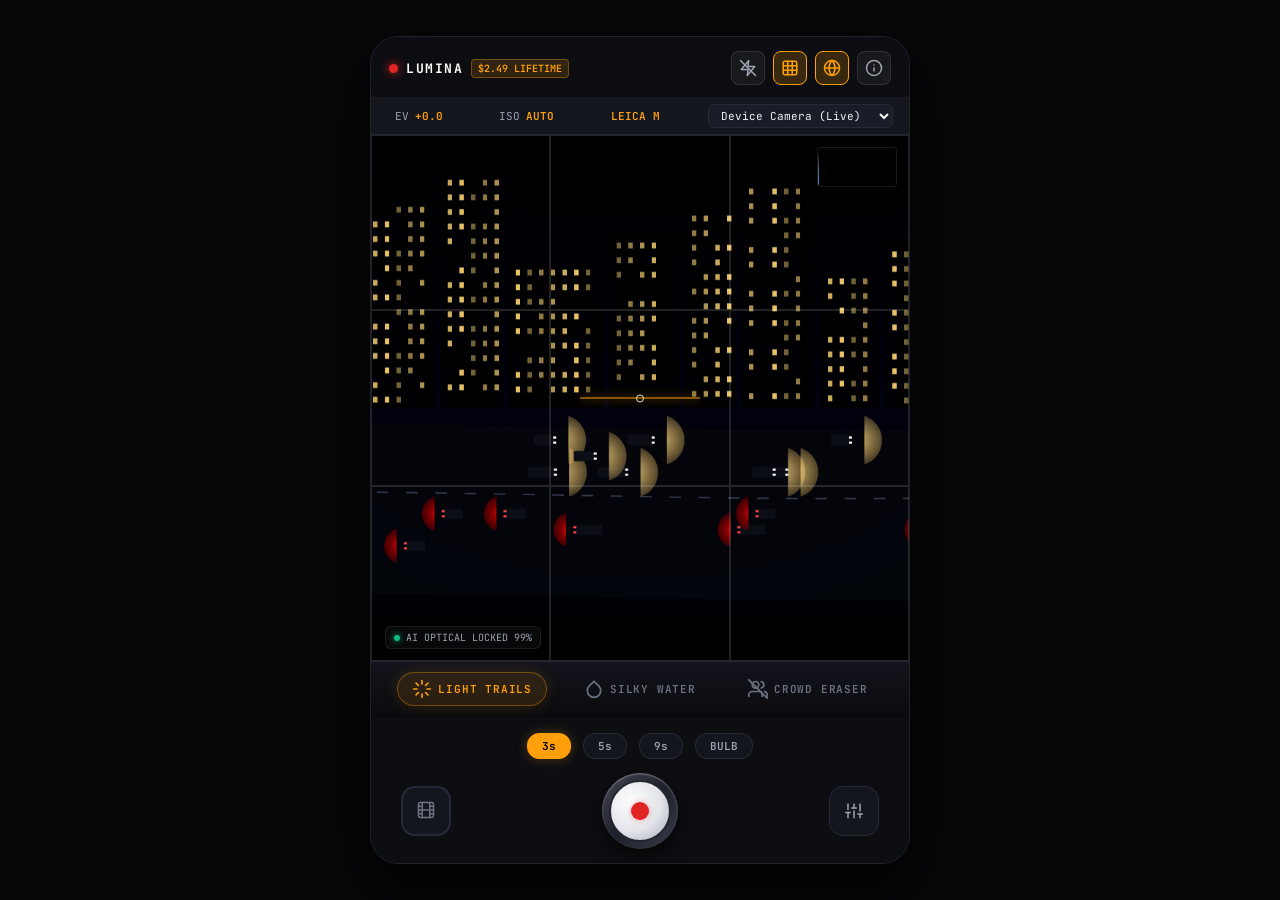
<file: index.html>
<!doctype html>
<html lang="en">
  <head>
    <meta charset="UTF-8" />
    <meta name="viewport" content="width=device-width, initial-scale=1.0, maximum-scale=1.0, user-scalable=no, viewport-fit=cover" />
    <meta name="apple-mobile-web-app-capable" content="yes" />
    <meta name="apple-mobile-web-app-status-bar-style" content="black-translucent" />
    <meta name="theme-color" content="#0D0D11" />
    <title>LuminaShutter — Computational Long-Exposure Camera</title>
    <link rel="preconnect" href="https://fonts.googleapis.com">
    <link rel="preconnect" href="https://fonts.gstatic.com" crossorigin>
    <link href="https://fonts.googleapis.com/css2?family=JetBrains+Mono:wght@400;500;600;700&family=Plus+Jakarta+Sans:wght@400;500;600;700&display=swap" rel="stylesheet">
    <script type="module" crossorigin src="./assets/index-D73Pkwgc.js"></script>
    <link rel="stylesheet" crossorigin href="./assets/index-BaE9z8mP.css">
  </head>
  <body>
    <div id="app"></div>
  </body>
</html>
</file>
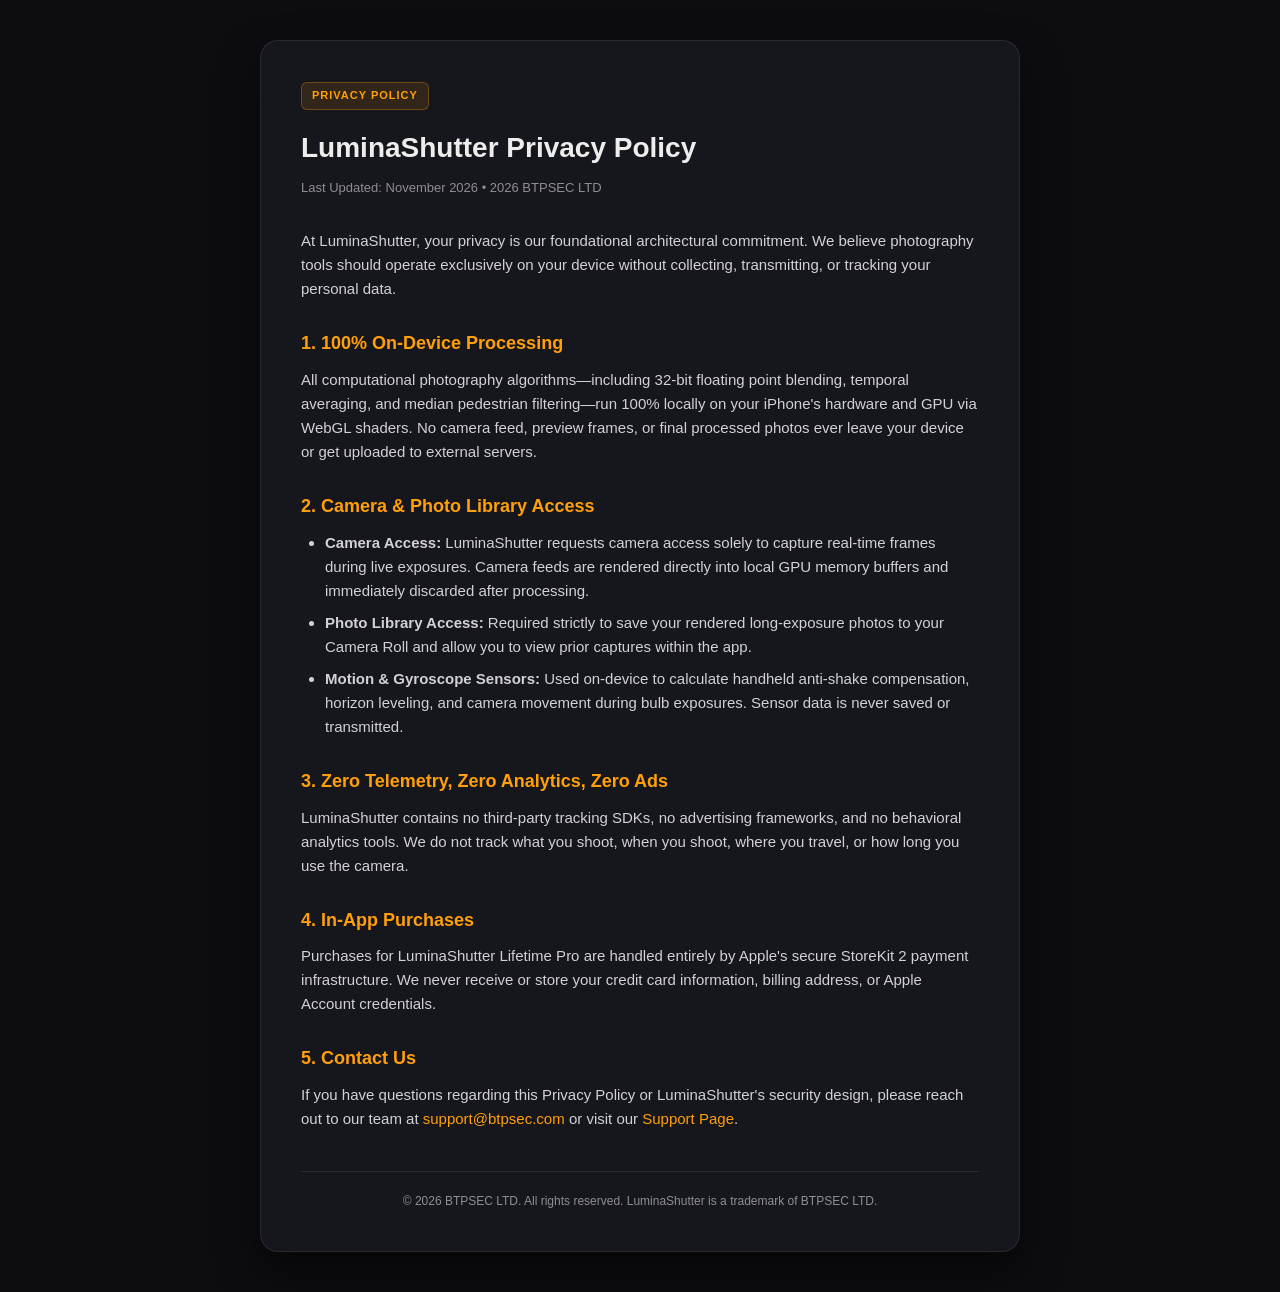
<file: privacy.html>
<!DOCTYPE html>
<html lang="en">
<head>
  <meta charset="UTF-8">
  <meta name="viewport" content="width=device-width, initial-scale=1.0">
  <title>Privacy Policy - LuminaShutter</title>
  <style>
    :root {
      --bg: #0D0D11;
      --card-bg: #16161D;
      --text-main: #EDEDED;
      --text-muted: #8E8E93;
      --accent: #FF9F0A;
      --border: rgba(255, 255, 255, 0.08);
    }
    * { box-sizing: border-box; margin: 0; padding: 0; }
    body {
      background: var(--bg);
      color: var(--text-main);
      font-family: -apple-system, BlinkMacSystemFont, "SF Pro Display", "Segoe UI", Roboto, sans-serif;
      line-height: 1.6;
      padding: 40px 20px;
    }
    .container {
      max-width: 760px;
      margin: 0 auto;
      background: var(--card-bg);
      border: 1px solid var(--border);
      border-radius: 18px;
      padding: 40px;
      box-shadow: 0 20px 40px rgba(0,0,0,0.5);
    }
    .badge {
      display: inline-block;
      font-size: 11px;
      font-weight: 700;
      letter-spacing: 1px;
      text-transform: uppercase;
      color: var(--accent);
      background: rgba(255, 159, 10, 0.12);
      border: 1px solid rgba(255, 159, 10, 0.3);
      padding: 4px 10px;
      border-radius: 6px;
      margin-bottom: 16px;
    }
    h1 { font-size: 28px; font-weight: 700; margin-bottom: 8px; }
    .updated { font-size: 13px; color: var(--text-muted); margin-bottom: 30px; }
    h2 { font-size: 18px; font-weight: 600; margin: 28px 0 10px; color: var(--accent); }
    p { margin-bottom: 16px; color: #D1D1D6; font-size: 15px; }
    ul { margin: 0 0 20px 24px; color: #D1D1D6; font-size: 15px; }
    li { margin-bottom: 8px; }
    footer {
      margin-top: 40px;
      padding-top: 20px;
      border-top: 1px solid var(--border);
      font-size: 12px;
      color: var(--text-muted);
      text-align: center;
    }
    a { color: var(--accent); text-decoration: none; }
    a:hover { text-decoration: underline; }
  </style>
</head>
<body>
  <div class="container">
    <div class="badge">Privacy Policy</div>
    <h1>LuminaShutter Privacy Policy</h1>
    <div class="updated">Last Updated: November 2026 • 2026 BTPSEC LTD</div>

    <p>At LuminaShutter, your privacy is our foundational architectural commitment. We believe photography tools should operate exclusively on your device without collecting, transmitting, or tracking your personal data.</p>

    <h2>1. 100% On-Device Processing</h2>
    <p>All computational photography algorithms—including 32-bit floating point blending, temporal averaging, and median pedestrian filtering—run 100% locally on your iPhone's hardware and GPU via WebGL shaders. No camera feed, preview frames, or final processed photos ever leave your device or get uploaded to external servers.</p>

    <h2>2. Camera & Photo Library Access</h2>
    <ul>
      <li><strong>Camera Access:</strong> LuminaShutter requests camera access solely to capture real-time frames during live exposures. Camera feeds are rendered directly into local GPU memory buffers and immediately discarded after processing.</li>
      <li><strong>Photo Library Access:</strong> Required strictly to save your rendered long-exposure photos to your Camera Roll and allow you to view prior captures within the app.</li>
      <li><strong>Motion & Gyroscope Sensors:</strong> Used on-device to calculate handheld anti-shake compensation, horizon leveling, and camera movement during bulb exposures. Sensor data is never saved or transmitted.</li>
    </ul>

    <h2>3. Zero Telemetry, Zero Analytics, Zero Ads</h2>
    <p>LuminaShutter contains no third-party tracking SDKs, no advertising frameworks, and no behavioral analytics tools. We do not track what you shoot, when you shoot, where you travel, or how long you use the camera.</p>

    <h2>4. In-App Purchases</h2>
    <p>Purchases for LuminaShutter Lifetime Pro are handled entirely by Apple's secure StoreKit 2 payment infrastructure. We never receive or store your credit card information, billing address, or Apple Account credentials.</p>

    <h2>5. Contact Us</h2>
    <p>If you have questions regarding this Privacy Policy or LuminaShutter's security design, please reach out to our team at <a href="mailto:support@btpsec.com">support@btpsec.com</a> or visit our <a href="support.html">Support Page</a>.</p>

    <footer>
      © 2026 BTPSEC LTD. All rights reserved. LuminaShutter is a trademark of BTPSEC LTD.
    </footer>
  </div>
</body>
</html>
</file>
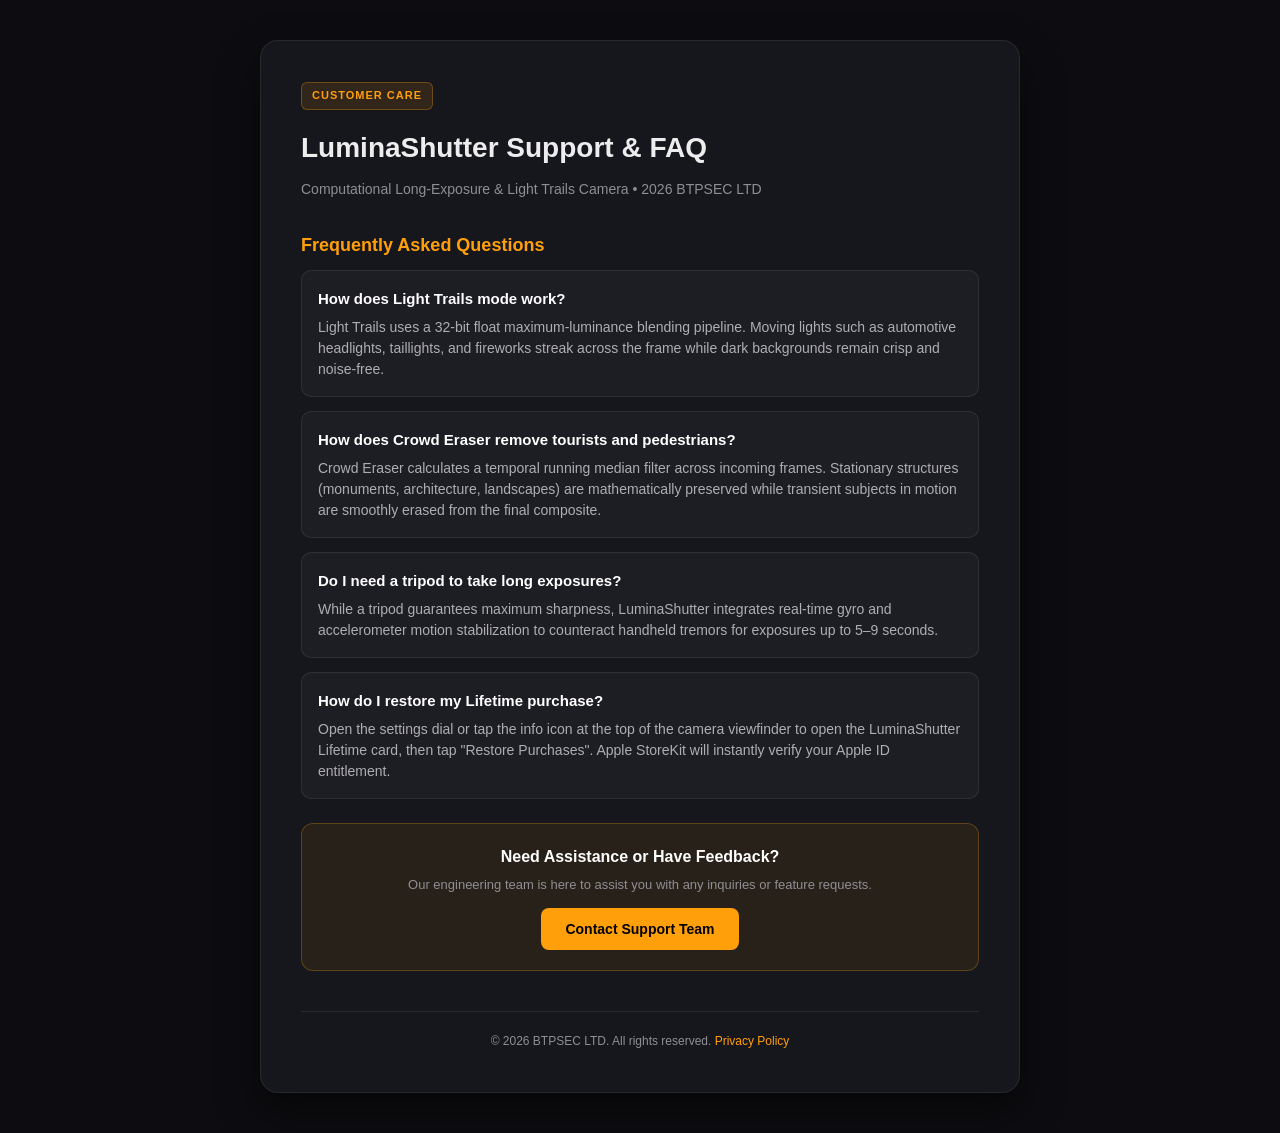
<file: support.html>
<!DOCTYPE html>
<html lang="en">
<head>
  <meta charset="UTF-8">
  <meta name="viewport" content="width=device-width, initial-scale=1.0">
  <title>Support - LuminaShutter</title>
  <style>
    :root {
      --bg: #0D0D11;
      --card-bg: #16161D;
      --text-main: #EDEDED;
      --text-muted: #8E8E93;
      --accent: #FF9F0A;
      --border: rgba(255, 255, 255, 0.08);
    }
    * { box-sizing: border-box; margin: 0; padding: 0; }
    body {
      background: var(--bg);
      color: var(--text-main);
      font-family: -apple-system, BlinkMacSystemFont, "SF Pro Display", "Segoe UI", Roboto, sans-serif;
      line-height: 1.6;
      padding: 40px 20px;
    }
    .container {
      max-width: 760px;
      margin: 0 auto;
      background: var(--card-bg);
      border: 1px solid var(--border);
      border-radius: 18px;
      padding: 40px;
      box-shadow: 0 20px 40px rgba(0,0,0,0.5);
    }
    .badge {
      display: inline-block;
      font-size: 11px;
      font-weight: 700;
      letter-spacing: 1px;
      text-transform: uppercase;
      color: var(--accent);
      background: rgba(255, 159, 10, 0.12);
      border: 1px solid rgba(255, 159, 10, 0.3);
      padding: 4px 10px;
      border-radius: 6px;
      margin-bottom: 16px;
    }
    h1 { font-size: 28px; font-weight: 700; margin-bottom: 8px; }
    .subtitle { font-size: 14px; color: var(--text-muted); margin-bottom: 30px; }
    h2 { font-size: 18px; font-weight: 600; margin: 28px 0 10px; color: var(--accent); }
    p { margin-bottom: 16px; color: #D1D1D6; font-size: 15px; }
    .faq-item {
      background: rgba(255, 255, 255, 0.03);
      border: 1px solid var(--border);
      border-radius: 10px;
      padding: 16px;
      margin-bottom: 14px;
    }
    .faq-q { font-weight: 600; color: #FFF; font-size: 15px; margin-bottom: 6px; }
    .faq-a { font-size: 14px; color: #AEAEB2; line-height: 1.5; }
    .contact-box {
      margin-top: 24px;
      background: rgba(255, 159, 10, 0.08);
      border: 1px solid rgba(255, 159, 10, 0.25);
      border-radius: 12px;
      padding: 20px;
      text-align: center;
    }
    .contact-btn {
      display: inline-block;
      margin-top: 12px;
      background: var(--accent);
      color: #000;
      font-weight: 700;
      font-size: 14px;
      padding: 10px 24px;
      border-radius: 8px;
      text-decoration: none;
      transition: opacity 0.2s;
    }
    .contact-btn:hover { opacity: 0.9; }
    footer {
      margin-top: 40px;
      padding-top: 20px;
      border-top: 1px solid var(--border);
      font-size: 12px;
      color: var(--text-muted);
      text-align: center;
    }
    a { color: var(--accent); text-decoration: none; }
    a:hover { text-decoration: underline; }
  </style>
</head>
<body>
  <div class="container">
    <div class="badge">Customer Care</div>
    <h1>LuminaShutter Support & FAQ</h1>
    <div class="subtitle">Computational Long-Exposure & Light Trails Camera • 2026 BTPSEC LTD</div>

    <h2>Frequently Asked Questions</h2>

    <div class="faq-item">
      <div class="faq-q">How does Light Trails mode work?</div>
      <div class="faq-a">Light Trails uses a 32-bit float maximum-luminance blending pipeline. Moving lights such as automotive headlights, taillights, and fireworks streak across the frame while dark backgrounds remain crisp and noise-free.</div>
    </div>

    <div class="faq-item">
      <div class="faq-q">How does Crowd Eraser remove tourists and pedestrians?</div>
      <div class="faq-a">Crowd Eraser calculates a temporal running median filter across incoming frames. Stationary structures (monuments, architecture, landscapes) are mathematically preserved while transient subjects in motion are smoothly erased from the final composite.</div>
    </div>

    <div class="faq-item">
      <div class="faq-q">Do I need a tripod to take long exposures?</div>
      <div class="faq-a">While a tripod guarantees maximum sharpness, LuminaShutter integrates real-time gyro and accelerometer motion stabilization to counteract handheld tremors for exposures up to 5–9 seconds.</div>
    </div>

    <div class="faq-item">
      <div class="faq-q">How do I restore my Lifetime purchase?</div>
      <div class="faq-a">Open the settings dial or tap the info icon at the top of the camera viewfinder to open the LuminaShutter Lifetime card, then tap "Restore Purchases". Apple StoreKit will instantly verify your Apple ID entitlement.</div>
    </div>

    <div class="contact-box">
      <div style="font-weight: 700; color: #FFF; font-size: 16px;">Need Assistance or Have Feedback?</div>
      <p style="margin: 6px 0 0; font-size: 13px; color: var(--text-muted);">Our engineering team is here to assist you with any inquiries or feature requests.</p>
      <a class="contact-btn" href="mailto:support@btpsec.com?subject=LuminaShutter%20Support%20Inquiry">Contact Support Team</a>
    </div>

    <footer>
      © 2026 BTPSEC LTD. All rights reserved. <a href="privacy.html">Privacy Policy</a>
    </footer>
  </div>
</body>
</html>
</file>
<file: assets/index-BaE9z8mP.css>
:root{--bg-deep: #070709;--bg-camera: #0D0E12;--bg-surface: #14161E;--bg-panel: #1A1D27;--border-subtle: #262A37;--border-active: #3C4254;--leica-amber: #FF9F0A;--leica-amber-glow: rgba(255, 159, 10, .28);--leica-red: #E02424;--leica-red-glow: rgba(224, 36, 36, .35);--hasselblad-gold: #D4AF37;--accent-cyan: #0AC4FF;--text-primary: #F3F4F6;--text-secondary: #9CA3AF;--text-muted: #6B7280;--font-mono: "JetBrains Mono", monospace;--font-sans: "Plus Jakarta Sans", -apple-system, BlinkMacSystemFont, sans-serif}*{box-sizing:border-box;margin:0;padding:0;user-select:none;-webkit-user-select:none;-webkit-touch-callout:none}body{background-color:var(--bg-deep);color:var(--text-primary);font-family:var(--font-sans);overflow:hidden;height:100vh;height:100dvh;max-height:100dvh;width:100vw;display:flex;align-items:center;justify-content:center}#app{width:100%;height:100%;height:100dvh;max-height:100dvh;background-color:var(--bg-camera);position:relative;display:flex;flex-direction:column;overflow:hidden}@media (min-width: 541px) and (min-height: 800px){#app{max-width:540px;max-height:980px;border-radius:28px;height:92vh;box-shadow:0 25px 60px #000000d9;border:1px solid #1f222e}}.header-bar{display:flex;align-items:center;justify-content:space-between;padding:60px 18px 12px;padding-top:calc(env(safe-area-inset-top,0px) + 14px);background:linear-gradient(180deg,#0d0e12f2,#0d0e12bf);backdrop-filter:blur(12px);z-index:20;border-bottom:1px solid rgba(255,255,255,.05)}.brand-badge{display:flex;align-items:center;gap:8px}.brand-dot{width:9px;height:9px;border-radius:50%;background-color:var(--leica-red);box-shadow:0 0 10px var(--leica-red)}.brand-text{font-size:13px;font-weight:700;letter-spacing:1.5px;color:#fff;text-transform:uppercase;font-family:var(--font-mono)}.brand-price-tag{font-size:10px;background-color:#ff9f0a26;color:var(--leica-amber);border:1px solid rgba(255,159,10,.35);padding:2px 6px;border-radius:4px;font-weight:600;font-family:var(--font-mono);cursor:pointer;transition:all .2s ease}.brand-price-tag:hover{background-color:#ff9f0a40;border-color:var(--leica-amber)}.header-controls{display:flex;align-items:center;gap:8px}.btn-icon-hdr{background:#ffffff0d;border:1px solid rgba(255,255,255,.1);color:var(--text-secondary);width:34px;height:34px;border-radius:8px;display:flex;align-items:center;justify-content:center;cursor:pointer;transition:all .15s ease}.btn-icon-hdr:hover,.btn-icon-hdr.active{background:#ff9f0a2e;border-color:var(--leica-amber);color:var(--leica-amber)}.quick-controls{display:flex;align-items:center;justify-content:space-between;padding:6px 16px;background-color:var(--bg-surface);border-bottom:1px solid var(--border-subtle);font-family:var(--font-mono);font-size:11px;z-index:15}.quick-control-item{display:flex;align-items:center;gap:6px;color:var(--text-secondary);cursor:pointer;padding:4px 8px;border-radius:6px;transition:background .15s}.quick-control-item:hover{background:#ffffff0a}.quick-val{color:var(--leica-amber);font-weight:600}.scenario-select{background:var(--bg-panel);border:1px solid var(--border-subtle);color:var(--text-primary);font-size:11px;font-family:var(--font-mono);padding:3px 8px;border-radius:6px;outline:none;cursor:pointer}.viewfinder-container{flex:1;position:relative;overflow:hidden;background-color:#000;display:flex;align-items:center;justify-content:center}#glCanvas{width:100%;height:100%;object-fit:cover;display:block}.viewfinder-hud{position:absolute;top:0;left:0;width:100%;height:100%;pointer-events:none}.grid-lines{position:absolute;top:0;left:0;width:100%;height:100%;display:grid;grid-template-columns:1fr 1fr 1fr;grid-template-rows:1fr 1fr 1fr;opacity:.22;transition:opacity .2s}.grid-lines.hidden{opacity:0}.grid-cell{border:.5px solid rgba(255,255,255,.6)}.horizon-level{position:absolute;top:50%;left:50%;transform:translate(-50%,-50%);width:120px;height:1px;background:#ffffff40;display:flex;align-items:center;justify-content:center}.horizon-level:before,.horizon-level:after{content:"";position:absolute;width:6px;height:6px;border:1.5px solid rgba(255,255,255,.5);border-radius:50%}.horizon-level.level-balanced{background:var(--leica-amber);box-shadow:0 0 8px var(--leica-amber)}.histogram-box{position:absolute;top:12px;right:12px;width:80px;height:40px;background:#000000a6;backdrop-filter:blur(6px);border-radius:4px;border:1px solid rgba(255,255,255,.1);overflow:hidden}#histCanvas{width:100%;height:100%;display:block}.stab-telemetry{position:absolute;bottom:12px;left:14px;display:flex;align-items:center;gap:6px;background:#0d0e12b3;backdrop-filter:blur(8px);padding:4px 8px;border-radius:6px;border:1px solid rgba(255,255,255,.08);font-family:var(--font-mono);font-size:10px;color:var(--text-secondary)}.stab-indicator-dot{width:6px;height:6px;border-radius:50%;background-color:#10b981;box-shadow:0 0 6px #10b981}.exposure-overlay{position:absolute;top:0;left:0;width:100%;height:100%;pointer-events:none;display:flex;flex-direction:column;align-items:center;justify-content:center;background:#0000002e;opacity:0;transition:opacity .3s ease}.exposure-overlay.active{opacity:1}.countdown-ring-box{position:relative;width:120px;height:120px}.countdown-svg{transform:rotate(-90deg);width:100%;height:100%}.countdown-circle-bg{stroke:#ffffff26;stroke-width:4;fill:none}.countdown-circle-prog{stroke:var(--leica-amber);stroke-width:4;fill:none;stroke-linecap:round;transition:stroke-dashoffset .1s linear;filter:drop-shadow(0 0 6px var(--leica-amber))}.countdown-number{position:absolute;top:50%;left:50%;transform:translate(-50%,-50%);font-family:var(--font-mono);font-size:26px;font-weight:700;color:#fff;text-shadow:0 2px 10px rgba(0,0,0,.8)}.live-forming-badge{margin-top:16px;font-family:var(--font-mono);font-size:11px;letter-spacing:1.2px;color:var(--leica-amber);background:#000000d9;padding:5px 12px;border-radius:20px;border:1px solid var(--leica-amber);text-transform:uppercase;animation:pulseAmber 1.4s infinite ease-in-out}@keyframes pulseAmber{0%,to{opacity:.9;transform:scale(1)}50%{opacity:.6;transform:scale(.98)}}.mode-dial-strip{background:linear-gradient(180deg,#13141c,#0b0b0e);border-top:1px solid var(--border-subtle);border-bottom:1px solid rgba(0,0,0,.6);padding:10px 0;overflow-x:auto;scrollbar-width:none;display:flex;justify-content:center;gap:22px;z-index:10}.mode-dial-strip::-webkit-scrollbar{display:none}.mode-tab{display:flex;align-items:center;gap:6px;padding:6px 14px;border-radius:20px;cursor:pointer;font-family:var(--font-mono);font-size:11px;font-weight:600;letter-spacing:.8px;color:var(--text-muted);border:1px solid transparent;transition:all .2s cubic-bezier(.16,1,.3,1);white-space:nowrap}.mode-tab:hover{color:var(--text-secondary)}.mode-tab.active{color:var(--leica-amber);background:#ff9f0a1f;border-color:#ff9f0a59;box-shadow:0 0 16px #ff9f0a26}.shutter-panel{background-color:var(--bg-camera);padding:16px 20px 24px;padding-bottom:calc(env(safe-area-inset-bottom,0px) + 14px);display:flex;flex-direction:column;gap:14px;z-index:10}.duration-selector{display:flex;align-items:center;justify-content:center;gap:12px}.duration-chip{padding:5px 14px;border-radius:12px;background:var(--bg-surface);border:1px solid var(--border-subtle);color:var(--text-secondary);font-family:var(--font-mono);font-size:11px;font-weight:600;cursor:pointer;transition:all .15s ease}.duration-chip:hover{border-color:var(--text-muted);color:var(--text-primary)}.duration-chip.active{background:var(--leica-amber);border-color:var(--leica-amber);color:#000;font-weight:700;box-shadow:0 0 12px var(--leica-amber-glow)}.shutter-row{display:flex;align-items:center;justify-content:space-between;padding:0 10px}.btn-gallery-thumb{width:50px;height:50px;border-radius:14px;background:var(--bg-surface);border:2px solid var(--border-subtle);overflow:hidden;cursor:pointer;position:relative;display:flex;align-items:center;justify-content:center;transition:transform .15s ease,border-color .15s ease}.btn-gallery-thumb:hover{border-color:var(--leica-amber);transform:scale(1.04)}.btn-gallery-thumb img{width:100%;height:100%;object-fit:cover}.btn-gallery-thumb .thumb-empty{color:var(--text-muted)}.shutter-outer-ring{width:76px;height:76px;border-radius:50%;background:linear-gradient(135deg,#444754,#1e2029,#3a3d4a);display:flex;align-items:center;justify-content:center;box-shadow:0 6px 18px #000000b3,inset 0 1px 2px #ffffff59;cursor:pointer;transition:transform .1s ease,box-shadow .1s ease}.shutter-outer-ring:active{transform:scale(.96);box-shadow:0 2px 8px #000000d9}.shutter-inner-btn{width:62px;height:62px;border-radius:50%;background:radial-gradient(circle at 35% 35%,#fff,#e2e4e9 55%,#a6a9b6);border:2px solid #232530;display:flex;align-items:center;justify-content:center;position:relative;transition:all .15s ease}.shutter-center-dot{width:18px;height:18px;border-radius:50%;background-color:var(--leica-red);box-shadow:0 0 6px var(--leica-red-glow);transition:all .2s ease}.shutter-outer-ring.exposing{box-shadow:0 0 22px var(--leica-amber-glow)}.shutter-outer-ring.exposing .shutter-inner-btn{background:radial-gradient(circle at 35% 35%,#ffdf99,#ff9f0a)}.shutter-outer-ring.exposing .shutter-center-dot{width:14px;height:14px;border-radius:3px;background-color:#000;box-shadow:none}.btn-extra-ctrl{width:50px;height:50px;border-radius:14px;background:var(--bg-surface);border:1px solid var(--border-subtle);color:var(--text-secondary);display:flex;align-items:center;justify-content:center;cursor:pointer;transition:all .15s ease}.btn-extra-ctrl:hover{background:var(--bg-panel);color:var(--text-primary);border-color:var(--border-active)}.drawer-slider{display:none;background-color:var(--bg-panel);border-top:1px solid var(--border-subtle);padding:10px 18px;gap:12px;align-items:center}.drawer-slider.open{display:flex}.ev-input{flex:1;accent-color:var(--leica-amber)}.modal-backdrop{position:absolute;top:0;left:0;width:100%;height:100%;background:#040508e0;backdrop-filter:blur(16px);z-index:50;display:flex;align-items:center;justify-content:center;padding:16px;opacity:0;pointer-events:none;transition:opacity .25s cubic-bezier(.16,1,.3,1)}.modal-backdrop.open{opacity:1;pointer-events:auto}.modal-card{width:100%;max-width:480px;max-height:92%;background-color:var(--bg-surface);border:1px solid var(--border-active);border-radius:24px;overflow:hidden;display:flex;flex-direction:column;box-shadow:0 20px 50px #000000e6}.modal-header{display:flex;align-items:center;justify-content:space-between;padding:16px 20px;border-bottom:1px solid var(--border-subtle)}.modal-title{font-size:15px;font-weight:700;letter-spacing:.5px;display:flex;align-items:center;gap:8px}.modal-close-btn{background:transparent;border:none;color:var(--text-secondary);cursor:pointer;display:flex;align-items:center;justify-content:center;padding:4px;border-radius:6px}.modal-close-btn:hover{color:#fff}.modal-body{padding:18px 20px;overflow-y:auto;display:flex;flex-direction:column;gap:16px}.split-viewer{position:relative;width:100%;aspect-ratio:16 / 9;border-radius:14px;overflow:hidden;background-color:#000;touch-action:none}.split-img-after,.split-img-before{position:absolute;top:0;left:0;width:100%;height:100%;object-fit:cover;pointer-events:none}.split-img-before-wrap{position:absolute;top:0;left:0;width:50%;height:100%;overflow:hidden;border-right:2px solid #FFFFFF;box-shadow:2px 0 10px #0009}.split-divider-handle{position:absolute;top:50%;right:-14px;transform:translateY(-50%);width:28px;height:28px;border-radius:50%;background-color:#fff;box-shadow:0 2px 8px #0009;display:flex;align-items:center;justify-content:center;font-size:10px;color:#000;font-weight:800}.split-tag{position:absolute;bottom:10px;padding:3px 8px;border-radius:4px;font-family:var(--font-mono);font-size:9px;font-weight:700;letter-spacing:.5px;text-transform:uppercase}.split-tag-before{left:10px;background:#000000bf;color:#ccc;border:1px solid rgba(255,255,255,.2)}.split-tag-after{right:10px;background:#ff9f0ad9;color:#000;border:1px solid var(--leica-amber)}.exif-grid{display:grid;grid-template-columns:repeat(3,1fr);gap:8px;background:var(--bg-panel);padding:12px;border-radius:12px;border:1px solid var(--border-subtle)}.exif-item{display:flex;flex-direction:column;gap:2px}.exif-label{font-size:9px;color:var(--text-muted);text-transform:uppercase;font-family:var(--font-mono)}.exif-val{font-size:11px;color:var(--text-primary);font-family:var(--font-mono);font-weight:600}.modal-actions{display:flex;gap:10px}.btn-primary-action{flex:1;background:var(--leica-amber);color:#000;border:none;padding:12px;border-radius:12px;font-weight:700;font-size:13px;cursor:pointer;display:flex;align-items:center;justify-content:center;gap:8px;transition:background .15s ease}.btn-primary-action:hover{background:#ffb13b}.btn-secondary-action{background:var(--bg-panel);color:var(--text-primary);border:1px solid var(--border-subtle);padding:12px 18px;border-radius:12px;font-weight:600;font-size:13px;cursor:pointer;display:flex;align-items:center;justify-content:center;gap:8px}.btn-secondary-action:hover{background:var(--border-active)}.comp-table{width:100%;border-collapse:collapse;font-size:12px}.comp-table th,.comp-table td{padding:10px 8px;text-align:left;border-bottom:1px solid var(--border-subtle)}.comp-table th{color:var(--text-secondary);font-family:var(--font-mono);font-size:10px;text-transform:uppercase}.highlight-row{background:#ff9f0a14;font-weight:700}.highlight-price{color:var(--leica-amber);font-family:var(--font-mono);font-weight:700}
</file>
